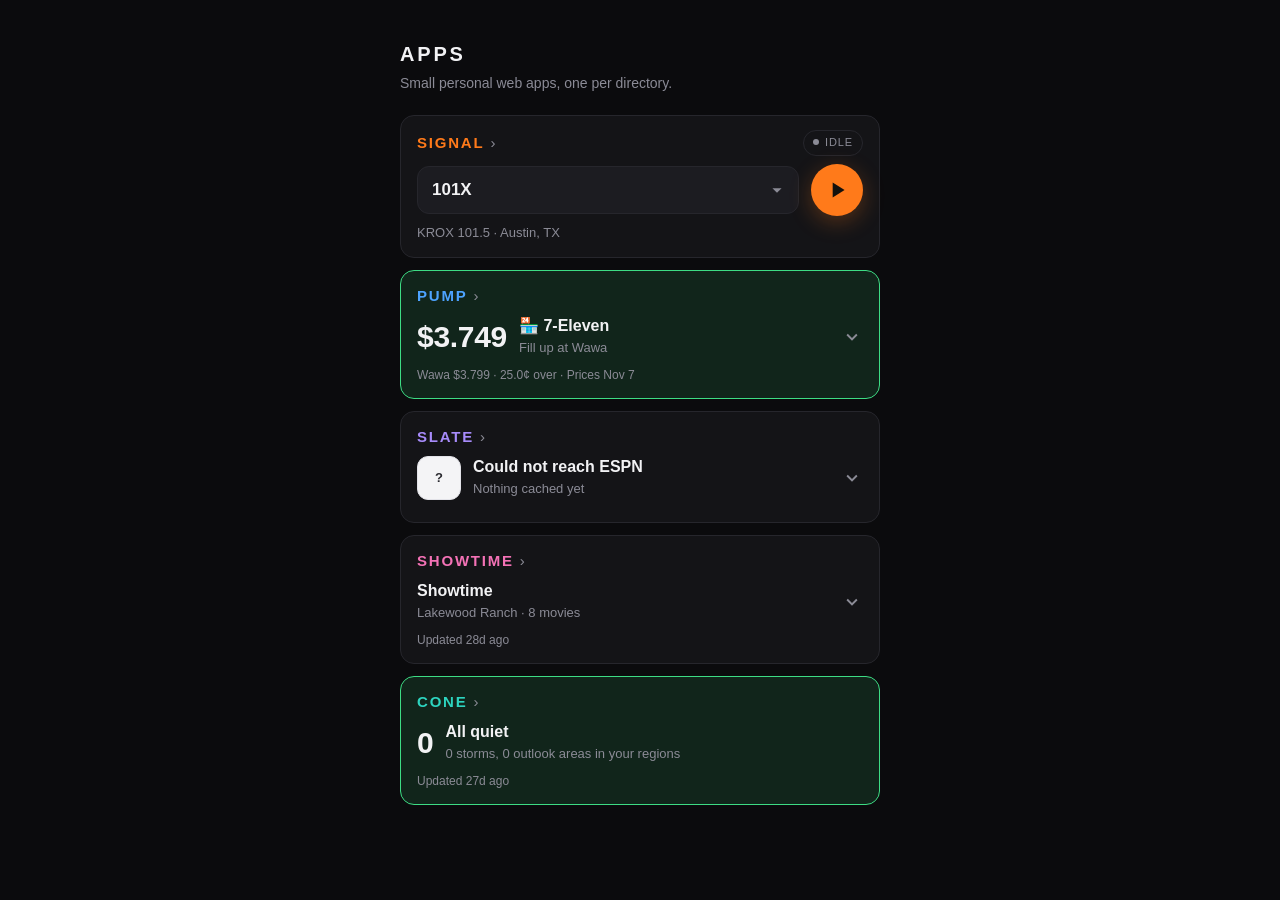
<file: index.html>
<!DOCTYPE html>
<html lang="en">
<head>
  <meta charset="utf-8">
  <title>apps</title>
  <meta name="viewport" content="width=device-width, initial-scale=1, viewport-fit=cover">
  <meta name="description" content="Small personal web apps, one per directory.">
  <meta name="theme-color" content="#0b0b0d">

  <!-- iOS home screen. Without an apple-touch-icon Safari saves a letter
       tile from the title instead, which is just an "a". -->
  <meta name="apple-mobile-web-app-title" content="apps">
  <link rel="apple-touch-icon" href="./icons/icon-180.png">

  <!-- Relative, like every other path here, so it works from the Pages subpath. -->
  <link rel="manifest" href="./manifest.json">
  <link rel="icon" href="./icons/icon-192.png">
  <style>
    :root {
      color-scheme: dark;
      --bg: #0b0b0d;
      --surface: #141417;
      --surface-hi: #1c1c21;
      --line: #26262c;
      --text: #f2f2f4;
      --muted: #8b8b96;

      /* One accent per app, lifted from each app's own stylesheet so the
       * landing card is recognisably the same thing as the app it opens. */
      --signal: #ff7a1a;
      --pump: #4da3ff;
      --slate: #a78bfa;
      --cone: #2dd4bf;
      --showtime: #f472b6;

      /* The shared tone ladder the apps use for their own verdict banners. */
      --ok: #3ddc84;    --ok-dim: rgba(61, 220, 132, 0.12);
      --warn: #ffc857;  --warn-dim: rgba(255, 200, 87, 0.12);
      --bad: #ff5c5c;   --bad-dim: rgba(255, 92, 92, 0.12);
      --info: #4da3ff;  --info-dim: rgba(77, 163, 255, 0.12);

      --radius: 14px;
    }

    * { box-sizing: border-box; }
    .is-hidden { display: none !important; }

    body {
      margin: 0;
      min-height: 100vh;
      background: var(--bg);
      color: var(--text);
      font: 16px/1.45 -apple-system, BlinkMacSystemFont, "Segoe UI", Roboto, sans-serif;
      -webkit-font-smoothing: antialiased;
      display: flex;
      justify-content: center;
      padding: calc(env(safe-area-inset-top) + 40px) 16px calc(env(safe-area-inset-bottom) + 40px);
    }
    main { width: 100%; max-width: 480px; }
    h1 {
      margin: 0 0 4px;
      font-size: 20px;
      letter-spacing: 0.14em;
      text-transform: uppercase;
    }
    p.lede { margin: 0 0 22px; color: var(--muted); font-size: 14px; }
    ul { list-style: none; margin: 0; padding: 0; display: flex; flex-direction: column; gap: 12px; }
    button, select { font: inherit; color: inherit; }

    /* -- card ------------------------------------------------------------ */

    .app {
      display: block;
      padding: 14px 16px 14px;
      background: var(--surface);
      border: 1px solid var(--line);
      border-radius: var(--radius);
      text-decoration: none;
      color: inherit;
      transition: border-color 160ms, background-color 160ms;
    }
    a.app:hover { border-color: var(--app); }

    /* Tone tints the whole card, the same way the apps tint their banners:
     * the colour is the verdict, readable before a single word is. */
    .app[data-tone="good"] { border-color: var(--ok);   background: var(--ok-dim); }
    .app[data-tone="warn"] { border-color: var(--warn); background: var(--warn-dim); }
    .app[data-tone="bad"]  { border-color: var(--bad);  background: var(--bad-dim); }
    .app[data-tone="info"] { border-color: var(--info); background: var(--info-dim); }

    .app__row {
      display: flex;
      align-items: center;
      justify-content: space-between;
      gap: 10px;
      margin-bottom: 8px;
    }
    .app__name {
      font-size: 15px;
      font-weight: 700;
      letter-spacing: 0.12em;
      text-transform: uppercase;
      color: var(--app);
      text-decoration: none;
    }
    .app__name::after { content: " ›"; color: var(--muted); font-weight: 400; }

    /* Status pill, borrowed from the apps' top bars. */
    .pill {
      font-size: 11px;
      letter-spacing: 0.08em;
      text-transform: uppercase;
      padding: 4px 9px;
      border-radius: 999px;
      border: 1px solid var(--line);
      color: var(--muted);
      white-space: nowrap;
    }
    .pill::before {
      content: "";
      display: inline-block;
      width: 6px; height: 6px;
      margin-right: 6px;
      border-radius: 50%;
      background: currentColor;
      vertical-align: 1px;
    }
    .pill--loading { color: var(--warn); border-color: rgba(255, 200, 87, 0.35); }
    .pill--live    { color: var(--ok);   border-color: rgba(61, 220, 132, 0.35); }
    .pill--paused  { color: var(--signal); border-color: rgba(255, 122, 26, 0.35); }
    .pill--error   { color: var(--bad);  border-color: rgba(255, 92, 92, 0.4); }
    .pill--live::before { animation: blink 1.1s ease-in-out infinite; }
    @keyframes blink { 50% { opacity: 0.25; } }

    /* The highlight: one big thing, one line under it, one line of fine print. */
    .hl { display: flex; align-items: center; gap: 12px; min-height: 44px; }
    .hl__big {
      font-size: 30px;
      font-weight: 700;
      line-height: 1;
      letter-spacing: -0.01em;
      font-variant-numeric: tabular-nums;
      flex: none;
    }
    .hl__text { min-width: 0; flex: 1; }
    .hl__head { margin: 0; font-size: 16px; font-weight: 600; line-height: 1.3; }
    .hl__sub {
      margin: 2px 0 0;
      font-size: 13px;
      color: var(--muted);
      overflow: hidden;
      text-overflow: ellipsis;
      white-space: nowrap;
    }
    .meta { margin: 8px 0 0; font-size: 12px; color: var(--muted); }

    /* -- Slate: the team's own logo on a light chip, as in the app ------- */

    .crest {
      flex: none;
      width: 44px; height: 44px;
      border-radius: 11px;
      background: #f4f4f6;
      border: 1px solid #e2e2e8;
      display: grid;
      place-items: center;
      overflow: hidden;
      color: #2a2a30;
      font-size: 13px;
      font-weight: 700;
    }
    .crest img { width: 34px; height: 34px; object-fit: contain; display: block; }
    .crest--text img { display: none; }
    #slate.is-live { border-color: var(--ok); }
    .live-text { color: var(--ok); }

    /* The highlight row doubles as the disclosure button for the week. */
    .hl--button {
      width: 100%;
      padding: 0;
      border: 0;
      background: none;
      text-align: left;
      cursor: pointer;
      -webkit-tap-highlight-color: transparent;
    }
    .hl--button .hl__text { display: block; }
    .hl--button .hl__head, .hl--button .hl__sub { display: block; }
    .chev {
      flex: none;
      width: 22px; height: 22px;
      color: var(--muted);
      transition: transform 160ms;
    }
    .hl--button[aria-expanded="true"] .chev { transform: rotate(180deg); }

    /* The dropped-down list under a highlight: Slate's week, Pump's stations.
     * Each row's left edge carries its colour — a team, or a price tone. */
    .drop {
      list-style: none;
      margin: 12px 0 0;
      padding: 8px 0 0;
      border-top: 1px solid var(--line);
      display: flex;
      flex-direction: column;
      gap: 2px;
    }
    .drop__label {
      margin: 8px 0 2px;
      font-size: 11px;
      letter-spacing: 0.12em;
      text-transform: uppercase;
      color: var(--muted);
    }
    .drop__label:first-child { margin-top: 2px; }
    .drop__row {
      display: flex;
      align-items: center;
      gap: 10px;
      padding: 7px 0 7px 10px;
      border-left: 3px solid var(--edge, var(--line));
      font-size: 14px;
    }
    .drop__row.is-live { --edge: var(--ok); }
    .drop__row[data-tone="good"]      { --edge: var(--ok); }
    .drop__row[data-tone="bad"]       { --edge: var(--bad); }
    .drop__row[data-tone="benchmark"] { --edge: var(--pump); }
    .drop__main { flex: 1; min-width: 0; overflow: hidden; text-overflow: ellipsis; white-space: nowrap; }
    .drop__tag { margin-left: 6px; font-size: 11px; color: var(--muted); }
    .drop__aside { flex: none; text-align: right; color: var(--muted); font-variant-numeric: tabular-nums; line-height: 1.2; }
    .drop__aside b { display: block; color: var(--text); font-weight: 600; }
    .drop__aside small { font-size: 12px; }
    .drop__row.is-live .drop__aside { color: var(--ok); }
    .drop__link { color: inherit; text-decoration: none; }
    .drop__link:hover { text-decoration: underline; }
    .drop__empty { padding: 6px 0; font-size: 13px; color: var(--muted); }

    /* -- Signal: the player is the card ----------------------------------- */

    .player { display: flex; align-items: center; gap: 12px; }
    .player__select {
      flex: 1;
      min-width: 0;
      height: 48px;
      padding: 0 40px 0 14px;
      border: 1px solid var(--line);
      border-radius: 12px;
      background: var(--surface-hi)
        url("data:image/svg+xml,%3Csvg xmlns='http://www.w3.org/2000/svg' viewBox='0 0 24 24'%3E%3Cpath fill='%238b8b96' d='M7 10l5 5 5-5z'/%3E%3C/svg%3E")
        no-repeat right 10px center / 22px;
      font-size: 17px;
      font-weight: 600;
      -webkit-appearance: none;
      appearance: none;
    }
    .player__select:focus { outline: none; border-color: var(--signal); }
    .play {
      flex: none;
      width: 52px; height: 52px;
      border: 0;
      border-radius: 50%;
      background: var(--signal);
      color: #14100c;
      box-shadow: 0 6px 22px rgba(255, 122, 26, 0.28);
      display: inline-flex;
      align-items: center;
      justify-content: center;
      cursor: pointer;
      -webkit-tap-highlight-color: transparent;
    }
    .play:active { transform: scale(0.94); }
    .play svg { width: 26px; height: 26px; fill: currentColor; }
    .player__sub { margin: 8px 0 0; font-size: 13px; color: var(--muted); }
  </style>
</head>
<body>
  <main>
    <h1>apps</h1>
    <p class="lede">Small personal web apps, one per directory.</p>
    <ul>

      <!-- Signal: a working player. The card is a <li>, not an <a>, because a
           <select> and a <button> cannot live inside a link. -->
      <li class="app" id="signal" style="--app: var(--signal)" data-tone="none">
        <div class="app__row">
          <a class="app__name" href="./signal-radio/">Signal</a>
          <span id="signal-status" class="pill" role="status" aria-live="polite">idle</span>
        </div>
        <div class="player">
          <select id="signal-station" class="player__select" aria-label="Station"></select>
          <button id="signal-play" class="play" type="button" aria-label="Play">
            <svg id="signal-icon-play" viewBox="0 0 24 24" aria-hidden="true"><path d="M8 5v14l11-7L8 5z"/></svg>
            <svg id="signal-icon-pause" viewBox="0 0 24 24" aria-hidden="true" class="is-hidden"><path d="M7 5h3.5v14H7V5zm6.5 0H17v14h-3.5V5z"/></svg>
          </button>
        </div>
        <p id="signal-sub" class="player__sub">Pick a station</p>
      </li>

      <!-- Pump: collapsible. Tapping the highlight drops all four stations,
           cheapest first, down under it. -->
      <li class="app" id="pump" style="--app: var(--pump)" data-tone="none">
        <div class="app__row">
          <a class="app__name" href="./gas-prices/">Pump</a>
        </div>
        <button id="pump-toggle" class="hl hl--button" type="button" aria-expanded="false" aria-controls="pump-list">
          <span id="pump-price" class="hl__big">—</span>
          <span class="hl__text">
            <span id="pump-head" class="hl__head">Loading prices…</span>
            <span id="pump-sub" class="hl__sub">Regular unleaded, four stations</span>
          </span>
          <svg class="chev" viewBox="0 0 24 24" aria-hidden="true"><path fill="currentColor" d="M16.59 8.59 12 13.17 7.41 8.59 6 10l6 6 6-6z"/></svg>
        </button>
        <ol id="pump-list" class="drop is-hidden"></ol>
        <p id="pump-meta" class="meta"></p>
      </li>

      <!-- Slate: collapsible. The highlight row is a button that drops the
           rest of the week down under it; the name is the link to the app. -->
      <li class="app" id="slate" style="--app: var(--slate)">
        <div class="app__row">
          <a class="app__name" href="./sports-schedule/">Slate</a>
        </div>
        <button id="slate-toggle" class="hl hl--button" type="button" aria-expanded="false" aria-controls="slate-week">
          <span id="slate-crest" class="crest crest--text"><img alt="" decoding="async"></span>
          <span class="hl__text">
            <span id="slate-head" class="hl__head">Loading schedule…</span>
            <span id="slate-sub" class="hl__sub">Aggies, Bucs, Lightning</span>
          </span>
          <svg class="chev" viewBox="0 0 24 24" aria-hidden="true"><path fill="currentColor" d="M16.59 8.59 12 13.17 7.41 8.59 6 10l6 6 6-6z"/></svg>
        </button>
        <ol id="slate-week" class="drop is-hidden"></ol>
        <p id="slate-meta" class="meta"></p>
      </li>

      <!-- Showtime: collapsible. Just the label; tapping drops every film at
           Lakewood Ranch, each linking to its filmsociety.org page; the label links to the site's
           Now Playing list. No title
           is bubbled up. -->
      <li class="app" id="showtime" style="--app: var(--showtime)" data-tone="none">
        <div class="app__row">
          <a class="app__name" href="https://filmsociety.org/movies/">Showtime</a>
        </div>
        <button id="showtime-toggle" class="hl hl--button" type="button" aria-expanded="false" aria-controls="showtime-list">
          <span class="hl__text">
            <span id="showtime-head" class="hl__head">Showtime</span>
            <span id="showtime-sub" class="hl__sub">Loading movies…</span>
          </span>
          <svg class="chev" viewBox="0 0 24 24" aria-hidden="true"><path fill="currentColor" d="M16.59 8.59 12 13.17 7.41 8.59 6 10l6 6 6-6z"/></svg>
        </button>
        <ol id="showtime-list" class="drop is-hidden"></ol>
        <p id="showtime-meta" class="meta"></p>
      </li>

      <li>
        <a class="app" id="cone" href="./hurricane-tracker/" style="--app: var(--cone)" data-tone="none">
          <div class="app__row"><span class="app__name">Cone</span></div>
          <div class="hl">
            <span id="cone-count" class="hl__big">—</span>
            <div class="hl__text">
              <p id="cone-head" class="hl__head">Loading storms…</p>
              <p id="cone-sub" class="hl__sub">Tampa, Texas and the western Caribbean</p>
            </div>
          </div>
          <p id="cone-meta" class="meta"></p>
        </a>
      </li>

    </ul>
  </main>

  <!-- The one audio element for the Signal card; its src is swapped per station. -->
  <audio id="signal-audio" preload="none" playsinline crossorigin="anonymous"></audio>

  <!-- Classic script: defines the STATIONS global that landing.js reads. -->
  <script src="./signal-radio/js/adapters.js"></script>
  <script type="module" src="./landing.js"></script>
</body>
</html>
</file>
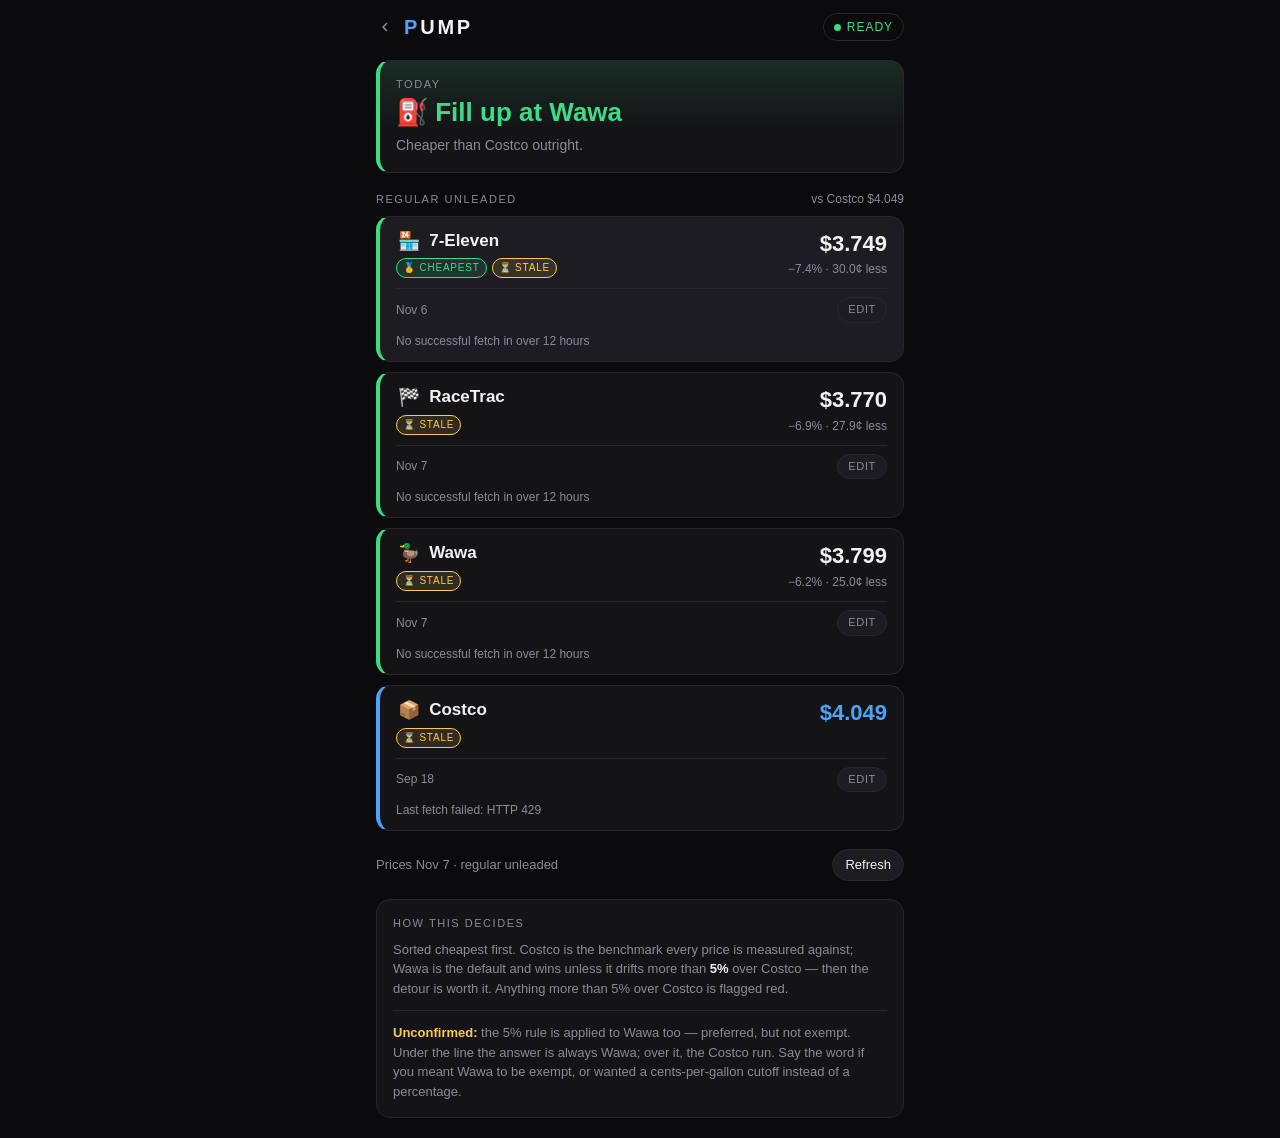
<file: gas-prices/index.html>
<!DOCTYPE html>
<html lang="en">
<head>
  <meta charset="utf-8">
  <title>Pump</title>
  <meta name="viewport" content="width=device-width, initial-scale=1, viewport-fit=cover">
  <meta name="description" content="Regular unleaded at four nearby stations, already compared.">
  <meta name="theme-color" content="#0b0b0d">

  <!-- iOS standalone / home screen -->
  <meta name="apple-mobile-web-app-capable" content="yes">
  <meta name="mobile-web-app-capable" content="yes">
  <meta name="apple-mobile-web-app-status-bar-style" content="black-translucent">
  <meta name="apple-mobile-web-app-title" content="Pump">
  <link rel="apple-touch-icon" href="./icons/icon-180.png">

  <!-- All paths are relative so this works from a GitHub Pages subpath. -->
  <link rel="manifest" href="./manifest.json">
  <link rel="icon" href="./icons/icon-192.png">
  <link rel="stylesheet" href="./css/style.css">
</head>
<body>
  <main class="app">

    <header class="topbar">
      <div class="topbar__title">
        <a class="back" href="../" aria-label="All apps">
          <svg viewBox="0 0 24 24" aria-hidden="true"><path fill="currentColor" d="M15.41 7.41L14 6l-6 6 6 6 1.41-1.41L10.83 12z"/></svg>
        </a>
        <h1 class="wordmark">Pump</h1>
      </div>
      <span id="status" class="status status--idle" role="status" aria-live="polite">loading</span>
    </header>

    <!-- The answer. Everything below this is the reasoning. -->
    <section id="verdict" class="verdict verdict--unknown" aria-label="Verdict">
      <p class="verdict__label">Today</p>
      <h2 id="verdict-headline" class="verdict__headline">…</h2>
      <p id="verdict-detail" class="verdict__detail"></p>
    </section>

    <!-- Stations -->
    <section aria-label="Stations">
      <div class="section-head">
        <p class="section-label">Regular unleaded</p>
        <p id="benchmark-note" class="section-note"></p>
      </div>
      <ul id="stations" class="stations"></ul>
    </section>

    <!-- Meta -->
    <section class="meta" aria-label="Data freshness">
      <div class="meta__row">
        <span id="updated" class="meta__updated">—</span>
        <button id="refresh" class="btn btn--small" type="button">Refresh</button>
      </div>
      <p id="data-error" class="meta__error is-hidden" role="alert"></p>
      <button id="clear-all" class="btn btn--tiny is-hidden" type="button">Clear all typed prices</button>
    </section>

    <!-- The rule, stated plainly, because it is a judgement call and not a fact. -->
    <section class="rule" aria-label="How this decides">
      <p class="section-label">How this decides</p>
      <p class="rule__body">
        Sorted cheapest first. Costco is the benchmark every price is measured
        against; Wawa is the default and wins unless it drifts more than
        <strong>5%</strong> over Costco — then the detour is worth it. Anything
        more than 5% over Costco is flagged red.
      </p>
      <p class="rule__flag">
        <strong>Unconfirmed:</strong> the 5% rule is applied to Wawa too —
        preferred, but not exempt. Under the line the answer is always Wawa;
        over it, the Costco run. Say the word if you meant Wawa to be exempt,
        or wanted a cents-per-gallon cutoff instead of a percentage.
      </p>
    </section>

  </main>

  <script type="module" src="./js/app.js"></script>
</body>
</html>
</file>
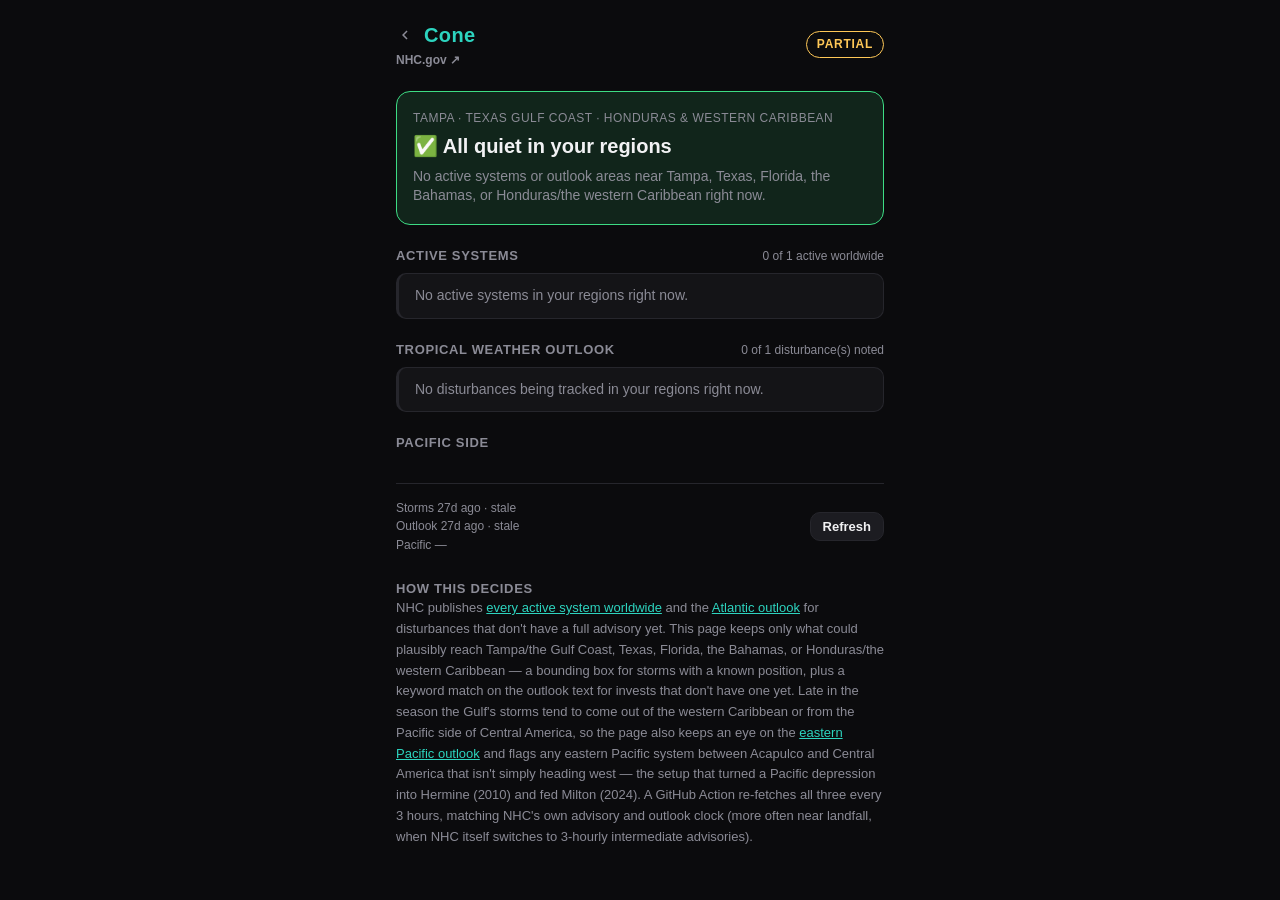
<file: hurricane-tracker/index.html>
<!DOCTYPE html>
<html lang="en">
<head>
  <meta charset="utf-8">
  <title>Cone</title>
  <meta name="viewport" content="width=device-width, initial-scale=1, viewport-fit=cover">
  <meta name="description" content="Active NHC storms and invests, filtered to the Gulf Coast, Texas, Florida and the western Caribbean.">
  <meta name="theme-color" content="#0b0b0d">

  <!-- iOS standalone / home screen -->
  <meta name="apple-mobile-web-app-capable" content="yes">
  <meta name="mobile-web-app-capable" content="yes">
  <meta name="apple-mobile-web-app-status-bar-style" content="black-translucent">
  <meta name="apple-mobile-web-app-title" content="Cone">
  <link rel="apple-touch-icon" href="./icons/icon-180.png">

  <!-- All paths are relative so this works from a GitHub Pages subpath. -->
  <link rel="manifest" href="./manifest.json">
  <link rel="icon" href="./icons/icon-192.png">
  <link rel="stylesheet" href="./css/style.css">
</head>
<body>
  <main class="app">

    <header class="topbar">
      <div class="topbar__title">
        <div class="topbar__row">
          <a class="back" href="../" aria-label="All apps">
            <svg viewBox="0 0 24 24" aria-hidden="true"><path fill="currentColor" d="M15.41 7.41L14 6l-6 6 6 6 1.41-1.41L10.83 12z"/></svg>
          </a>
          <h1 class="wordmark">Cone</h1>
        </div>
        <a class="topbar__source" href="https://www.nhc.noaa.gov/" target="_blank" rel="noopener">NHC.gov ↗</a>
      </div>
      <span id="status" class="status status--idle" role="status" aria-live="polite">loading</span>
    </header>

    <!-- The answer. Everything below this is the reasoning. -->
    <section id="banner" class="banner banner--unknown" aria-label="Overall status">
      <p class="banner__label">Tampa · Texas Gulf Coast · Honduras &amp; western Caribbean</p>
      <h2 id="banner-headline" class="banner__headline">…</h2>
      <p id="banner-detail" class="banner__detail"></p>
    </section>

    <!-- Active systems -->
    <section aria-label="Active systems in your regions">
      <div class="section-head">
        <p class="section-label">Active systems</p>
        <p id="storms-note" class="section-note"></p>
      </div>
      <ul id="storms" class="rows"></ul>
    </section>

    <!-- Tropical weather outlook -->
    <section aria-label="Tropical weather outlook">
      <div class="section-head">
        <p class="section-label">Tropical weather outlook</p>
        <p id="outlook-note" class="section-note"></p>
      </div>
      <ul id="outlook" class="rows"></ul>
    </section>

    <!-- Pacific side: the late-season back door. Eastern Pacific systems on
         the Acapulco-to-Central-America coast that aren't simply heading
         west, plus eastern Pacific outlook areas near that coast. Not a
         threat to the regions yet — a heads-up that one could cross. -->
    <section aria-label="Pacific side crossover watch">
      <div class="section-head">
        <p class="section-label">Pacific side</p>
        <p id="pacific-note" class="section-note"></p>
      </div>
      <ul id="pacific" class="rows"></ul>
    </section>

    <!-- Meta -->
    <section class="meta" aria-label="Data freshness">
      <div class="meta__row">
        <div class="meta__timestamps">
          <p id="storms-updated" class="meta__line">Storms —</p>
          <p id="outlook-updated" class="meta__line">Outlook —</p>
          <p id="pacific-updated" class="meta__line">Pacific —</p>
        </div>
        <button id="refresh" class="btn btn--small" type="button">Refresh</button>
      </div>
      <p id="data-error" class="meta__error is-hidden" role="alert"></p>
    </section>

    <!-- The rule, stated plainly, because the filter is a judgement call. -->
    <section class="rule" aria-label="How this decides">
      <p class="section-label">How this decides</p>
      <p class="rule__body">
        NHC publishes <a href="https://www.nhc.noaa.gov/CurrentStorms.json" target="_blank" rel="noopener">every active system worldwide</a>
        and the <a href="https://www.nhc.noaa.gov/text/MIATWOAT.shtml" target="_blank" rel="noopener">Atlantic outlook</a> for
        disturbances that don't have a full advisory yet. This page keeps only what could plausibly reach
        Tampa/the Gulf Coast, Texas, Florida, the Bahamas, or Honduras/the western Caribbean — a bounding box
        for storms with a known position, plus a keyword match on the outlook text for invests that don't have
        one yet. Late in the season the Gulf's storms tend to come out of the western Caribbean or from
        the Pacific side of Central America, so the page also keeps an eye on the
        <a href="https://www.nhc.noaa.gov/text/MIATWOEP.shtml" target="_blank" rel="noopener">eastern Pacific outlook</a>
        and flags any eastern Pacific system between Acapulco and Central America that isn't simply
        heading west — the setup that turned a Pacific depression into Hermine (2010) and fed Milton (2024).
        A GitHub Action re-fetches all three every 3 hours, matching NHC's own advisory and outlook
        clock (more often near landfall, when NHC itself switches to 3-hourly intermediate advisories).
      </p>
    </section>

  </main>

  <script type="module" src="./js/app.js"></script>
</body>
</html>
</file>
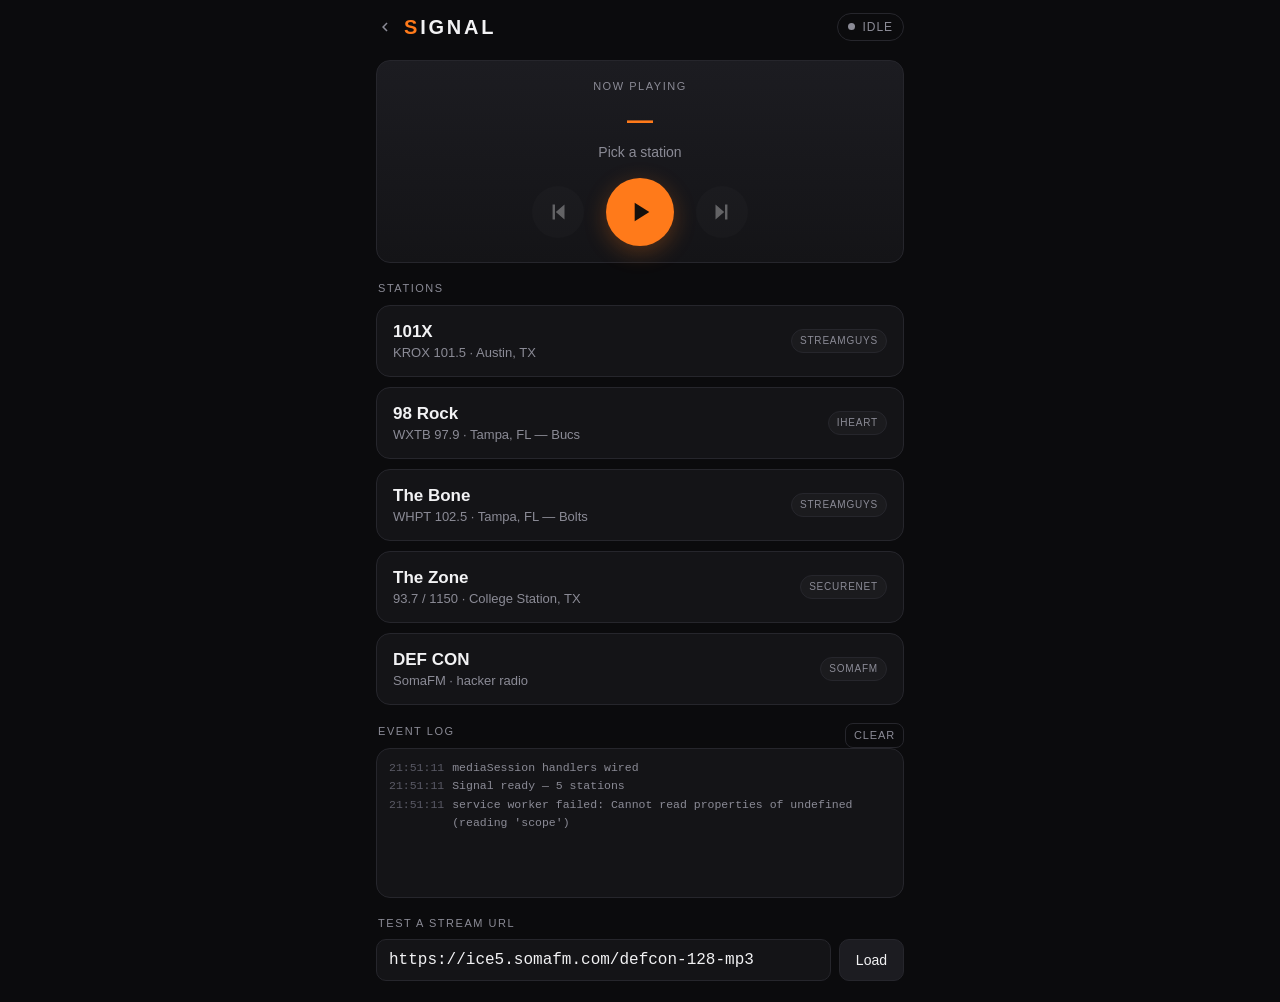
<file: signal-radio/index.html>
<!DOCTYPE html>
<html lang="en">
<head>
  <meta charset="utf-8">
  <title>Signal</title>
  <meta name="viewport" content="width=device-width, initial-scale=1, viewport-fit=cover">
  <meta name="description" content="Personal internet radio.">
  <meta name="theme-color" content="#0b0b0d">

  <!-- iOS standalone / home screen -->
  <meta name="apple-mobile-web-app-capable" content="yes">
  <meta name="mobile-web-app-capable" content="yes">
  <meta name="apple-mobile-web-app-status-bar-style" content="black-translucent">
  <meta name="apple-mobile-web-app-title" content="Signal">
  <link rel="apple-touch-icon" href="./icons/icon-180.png">

  <!-- All paths are relative so this works from a GitHub Pages subpath. -->
  <link rel="manifest" href="./manifest.json">
  <link rel="icon" href="./icons/icon-192.png">
  <link rel="stylesheet" href="./css/style.css">
</head>
<body>
  <main class="app">

    <header class="topbar">
      <div class="topbar__title">
        <a class="back" href="../" aria-label="All apps">
          <svg viewBox="0 0 24 24" aria-hidden="true"><path fill="currentColor" d="M15.41 7.41L14 6l-6 6 6 6 1.41-1.41L10.83 12z"/></svg>
        </a>
        <h1 class="wordmark">Signal</h1>
      </div>
      <span id="status" class="status status--idle" role="status" aria-live="polite">idle</span>
    </header>

    <!-- Now playing -->
    <section class="now" aria-label="Now playing">
      <p class="now__label">Now playing</p>
      <h2 id="now-name" class="now__name">—</h2>
      <p id="now-sub" class="now__sub">Pick a station</p>

      <div class="controls">
        <button id="prev" class="btn btn--ghost" type="button" aria-label="Previous station">
          <svg viewBox="0 0 24 24" aria-hidden="true"><path d="M7 5v14h2.2V5H7zm11 0l-8 7 8 7V5z"/></svg>
        </button>

        <button id="playpause" class="btn btn--play" type="button" aria-label="Play">
          <svg id="icon-play" viewBox="0 0 24 24" aria-hidden="true"><path d="M8 5v14l11-7L8 5z"/></svg>
          <svg id="icon-pause" viewBox="0 0 24 24" aria-hidden="true" class="is-hidden"><path d="M7 5h3.5v14H7V5zm6.5 0H17v14h-3.5V5z"/></svg>
        </button>

        <button id="next" class="btn btn--ghost" type="button" aria-label="Next station">
          <svg viewBox="0 0 24 24" aria-hidden="true"><path d="M17 5v14h-2.2V5H17zM6 5l8 7-8 7V5z"/></svg>
        </button>
      </div>
    </section>

    <!-- Stations -->
    <section aria-label="Stations">
      <p class="section-label">Stations</p>
      <ul id="stations" class="stations"></ul>
    </section>

    <!-- Event log -->
    <section class="log" aria-label="Event log">
      <div class="log__head">
        <p class="section-label">Event log</p>
        <button id="log-clear" class="btn btn--tiny" type="button">clear</button>
      </div>
      <ol id="log" class="log__lines"></ol>
    </section>

    <!-- DEV TOOL: play an arbitrary stream URL without a commit/push cycle.
         Delete this section and section 9 of app.js once the three real
         adapters are wired. -->
    <section class="dev" aria-label="Test a stream URL">
      <p class="section-label">Test a stream URL</p>
      <div class="dev__row">
        <input id="custom-url" class="dev__input" type="url" inputmode="url"
               autocomplete="off" autocapitalize="off" autocorrect="off" spellcheck="false"
               placeholder="https://…"
               value="https://ice5.somafm.com/defcon-128-mp3">
        <button id="custom-load" class="btn btn--small" type="button">Load</button>
      </div>
    </section>

  </main>

  <!-- The one and only audio element. Its src is swapped per station. -->
  <audio id="audio" preload="none" playsinline crossorigin="anonymous"></audio>

  <script src="./js/adapters.js"></script>
  <script src="./js/app.js"></script>
</body>
</html>
</file>
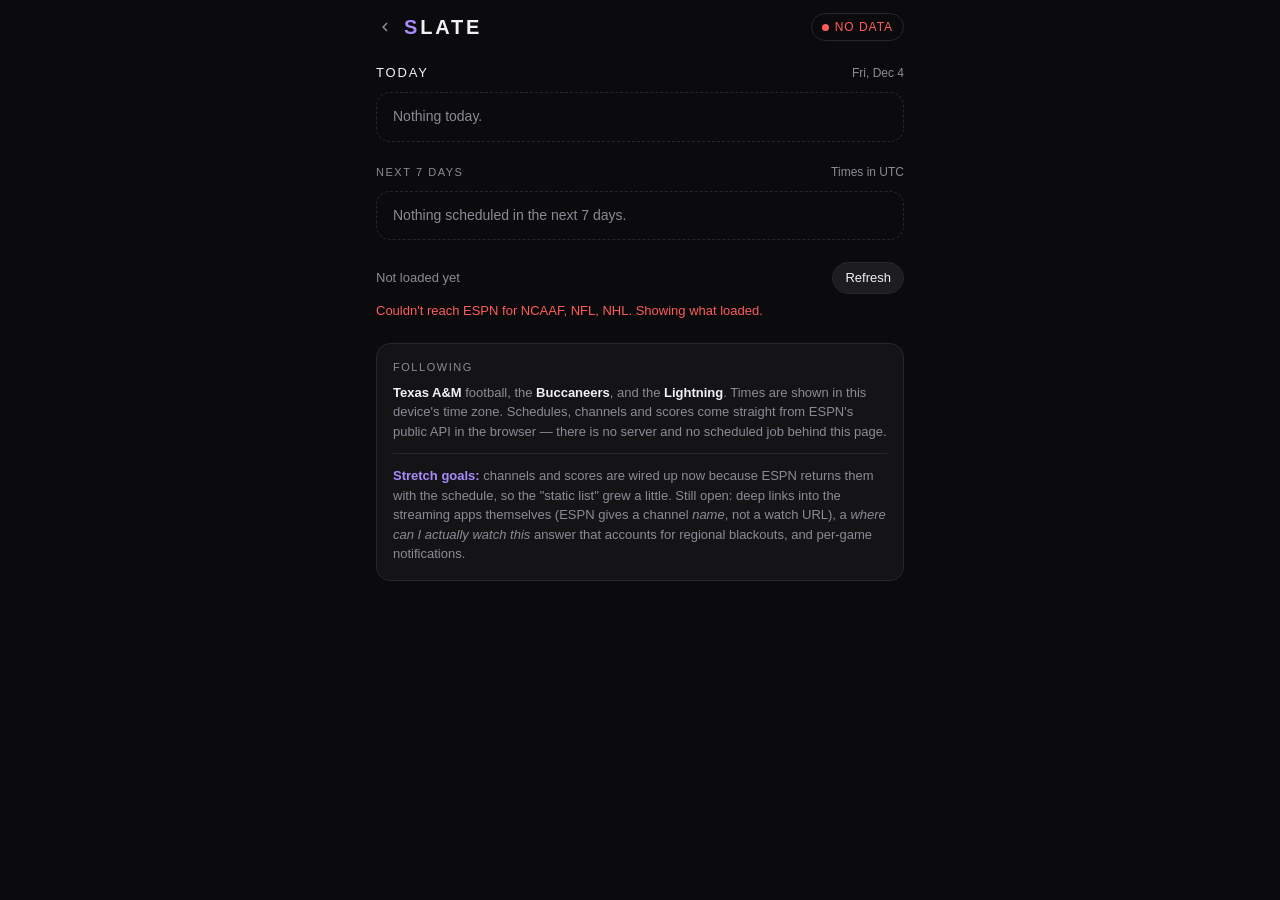
<file: sports-schedule/index.html>
<!DOCTYPE html>
<html lang="en">
<head>
  <meta charset="utf-8">
  <title>Slate</title>
  <meta name="viewport" content="width=device-width, initial-scale=1, viewport-fit=cover">
  <meta name="description" content="Today and the next 7 days for the Aggies, the Bucs and the Lightning.">
  <meta name="theme-color" content="#0b0b0d">

  <!-- iOS standalone / home screen -->
  <meta name="apple-mobile-web-app-capable" content="yes">
  <meta name="mobile-web-app-capable" content="yes">
  <meta name="apple-mobile-web-app-status-bar-style" content="black-translucent">
  <meta name="apple-mobile-web-app-title" content="Slate">
  <link rel="apple-touch-icon" href="./icons/icon-180.png">

  <!-- Logos come from ESPN's CDN; warming the connection saves a round trip
       on the first card that paints. -->
  <link rel="preconnect" href="https://a.espncdn.com" crossorigin>
  <link rel="preconnect" href="https://site.api.espn.com">

  <!-- All paths are relative so this works from a GitHub Pages subpath. -->
  <link rel="manifest" href="./manifest.json">
  <link rel="icon" href="./icons/icon-192.png">
  <link rel="stylesheet" href="./css/style.css">
</head>
<body>
  <main class="app">

    <header class="topbar">
      <div class="topbar__title">
        <a class="back" href="../" aria-label="All apps">
          <svg viewBox="0 0 24 24" aria-hidden="true"><path fill="currentColor" d="M15.41 7.41L14 6l-6 6 6 6 1.41-1.41L10.83 12z"/></svg>
        </a>
        <h1 class="wordmark">Slate</h1>
      </div>
      <span id="status" class="status status--loading" role="status" aria-live="polite">loading</span>
    </header>

    <!-- Today. The reason the app exists, so it is above everything. -->
    <section class="section" aria-labelledby="today-heading">
      <div class="section-head">
        <p class="section-label" id="today-heading">Today</p>
        <p class="section-note" id="today-date"></p>
      </div>
      <ul id="today" class="games"></ul>
    </section>

    <!-- The week ahead, grouped by day. Empty days are left out. -->
    <section class="section" aria-labelledby="horizon-label">
      <div class="section-head">
        <p class="section-label" id="horizon-label">Next 7 days</p>
        <p class="section-note" id="zone-note"></p>
      </div>
      <div id="upcoming" class="days"></div>
    </section>

    <!-- Meta -->
    <section class="meta" aria-label="Data freshness">
      <div class="meta__row">
        <span id="updated" class="meta__updated">—</span>
        <button id="refresh" class="btn btn--small" type="button">Refresh</button>
      </div>
      <p id="data-error" class="meta__error is-hidden" role="alert"></p>
    </section>

    <!-- Where this comes from, and what is not finished. -->
    <section class="rule" aria-label="About this schedule">
      <p class="section-label">Following</p>
      <p class="rule__body">
        <strong>Texas A&amp;M</strong> football, the <strong>Buccaneers</strong>,
        and the <strong>Lightning</strong>. Times are shown in this device's
        time zone. Schedules, channels and scores come straight from ESPN's
        public API in the browser — there is no server and no scheduled job
        behind this page.
      </p>
      <p class="rule__flag">
        <strong>Stretch goals:</strong> channels and scores are wired up now
        because ESPN returns them with the schedule, so the "static list" grew a
        little. Still open: deep links into the streaming apps themselves
        (ESPN gives a channel <em>name</em>, not a watch URL), a
        <em>where can I actually watch this</em> answer that accounts for
        regional blackouts, and per-game notifications.
      </p>
    </section>

  </main>

  <script type="module" src="./js/app.js"></script>
</body>
</html>
</file>
<file: gas-prices/css/style.css>
/* Pump — dark, mobile-first, one column.
 *
 * The accent is blue on purpose: red / amber / green are load-bearing here
 * (over the line, make the trip, fill up), so the brand colour has to stay
 * out of that vocabulary entirely.
 */

:root {
  --bg: #0b0b0d;
  --surface: #141417;
  --surface-hi: #1c1c21;
  --line: #26262c;
  --text: #f2f2f4;
  --muted: #8b8b96;
  --accent: #4da3ff;
  --accent-dim: rgba(77, 163, 255, 0.14);

  --ok: #3ddc84;
  --ok-dim: rgba(61, 220, 132, 0.12);
  --warn: #ffc857;
  --warn-dim: rgba(255, 200, 87, 0.12);
  --bad: #ff5c5c;
  --bad-dim: rgba(255, 92, 92, 0.12);

  --radius: 14px;
  --pad: 16px;
}

* { box-sizing: border-box; }

.is-hidden { display: none; }

html, body {
  margin: 0;
  background: var(--bg);
  color: var(--text);
  font: 16px/1.4 -apple-system, BlinkMacSystemFont, "Segoe UI", Roboto, sans-serif;
  -webkit-font-smoothing: antialiased;
  overscroll-behavior-y: none;
}

button { font: inherit; color: inherit; }

/* Safe areas: iOS notch at the top, home indicator at the bottom. */
.app {
  max-width: 560px;
  margin: 0 auto;
  padding:
    calc(env(safe-area-inset-top) + 12px)
    calc(env(safe-area-inset-right) + var(--pad))
    calc(env(safe-area-inset-bottom) + 20px)
    calc(env(safe-area-inset-left) + var(--pad));
  display: flex;
  flex-direction: column;
  gap: 18px;
}

/* -- top bar -------------------------------------------------------------- */

.topbar {
  display: flex;
  align-items: center;
  justify-content: space-between;
  gap: 12px;
}

.topbar__title {
  display: flex;
  align-items: center;
  gap: 4px;
  min-width: 0;
}

.back {
  display: inline-flex;
  align-items: center;
  justify-content: center;
  flex: none;
  width: 30px;
  height: 30px;
  margin-left: -6px;
  border-radius: 8px;
  color: var(--muted);
  -webkit-tap-highlight-color: transparent;
}
.back:hover { color: var(--accent); }
.back svg { width: 18px; height: 18px; }

.wordmark {
  margin: 0;
  font-size: 20px;
  font-weight: 700;
  letter-spacing: 0.14em;
  text-transform: uppercase;
}
.wordmark::first-letter { color: var(--accent); }

.status {
  font-size: 12px;
  letter-spacing: 0.08em;
  text-transform: uppercase;
  padding: 5px 10px;
  border-radius: 999px;
  border: 1px solid var(--line);
  color: var(--muted);
  white-space: nowrap;
}
.status::before {
  content: "";
  display: inline-block;
  width: 7px; height: 7px;
  border-radius: 50%;
  margin-right: 6px;
  vertical-align: middle;
  background: currentColor;
}
.status--loading { color: var(--muted); }
.status--ok { color: var(--ok); }
.status--warn { color: var(--warn); }
.status--error { color: var(--bad); }

/* -- verdict -------------------------------------------------------------- */

.verdict {
  background: var(--surface);
  border: 1px solid var(--line);
  border-left-width: 4px;
  border-radius: var(--radius);
  padding: var(--pad);
}
.verdict--good { border-left-color: var(--ok); background: linear-gradient(var(--ok-dim), transparent 60%), var(--surface); }
.verdict--warn { border-left-color: var(--warn); background: linear-gradient(var(--warn-dim), transparent 60%), var(--surface); }
.verdict--unknown { border-left-color: var(--line); }

.verdict__label {
  margin: 0 0 6px;
  font-size: 11px;
  letter-spacing: 0.14em;
  text-transform: uppercase;
  color: var(--muted);
}
.verdict__headline {
  margin: 0;
  font-size: 26px;
  line-height: 1.15;
  font-weight: 700;
}
.verdict--good .verdict__headline { color: var(--ok); }
.verdict--warn .verdict__headline { color: var(--warn); }

.verdict__detail {
  margin: 8px 0 0;
  font-size: 14px;
  color: var(--muted);
}

/* -- section headings ----------------------------------------------------- */

.section-head {
  display: flex;
  align-items: baseline;
  justify-content: space-between;
  gap: 10px;
  margin-bottom: 8px;
}
.section-label {
  margin: 0;
  font-size: 11px;
  letter-spacing: 0.14em;
  text-transform: uppercase;
  color: var(--muted);
}
.section-note {
  margin: 0;
  font-size: 12px;
  color: var(--muted);
}

/* -- stations ------------------------------------------------------------- */

.stations {
  list-style: none;
  margin: 0;
  padding: 0;
  display: flex;
  flex-direction: column;
  gap: 10px;
}

.station {
  background: var(--surface);
  border: 1px solid var(--line);
  border-left-width: 4px;
  border-radius: var(--radius);
  padding: 12px var(--pad);
  display: grid;
  grid-template-columns: 1fr auto;
  gap: 2px 12px;
}
.station--good { border-left-color: var(--ok); }
.station--bad { border-left-color: var(--bad); }
.station--benchmark { border-left-color: var(--accent); }
.station--unknown { border-left-color: var(--line); }

.station.is-cheapest { background: var(--surface-hi); }

.station__who { min-width: 0; }

.station__name {
  margin: 0;
  font-size: 17px;
  font-weight: 600;
  color: var(--text);
  display: flex;
  align-items: center;
  gap: 8px;
}

/* Emoji render at whatever size the font gives them; pin the box so the four
 * rows line up even though the glyphs have different natural widths. */
.station__icon {
  flex: none;
  width: 1.4em;
  font-size: 18px;
  line-height: 1;
  text-align: center;
}

.station__tags {
  display: flex;
  flex-wrap: wrap;
  gap: 5px;
  margin-top: 6px;
}
.tag {
  font-size: 10px;
  letter-spacing: 0.08em;
  text-transform: uppercase;
  padding: 2px 6px;
  border-radius: 999px;
  border: 1px solid var(--line);
  color: var(--muted);
  white-space: nowrap;
}
.tag--cheap { color: var(--ok); border-color: var(--ok); background: var(--ok-dim); }
.tag--manual { color: var(--text); }
.tag--stale { color: var(--warn); border-color: var(--warn); background: var(--warn-dim); }

.station__what { text-align: right; white-space: nowrap; }

.station__price {
  margin: 0;
  font-size: 22px;
  font-weight: 700;
  font-variant-numeric: tabular-nums;
}
.station--bad .station__price { color: var(--bad); }
.station--benchmark .station__price { color: var(--accent); }

.station__delta {
  margin: 2px 0 0;
  font-size: 12px;
  color: var(--muted);
  font-variant-numeric: tabular-nums;
}
.station--bad .station__delta { color: var(--bad); }

/* Direction, not verdict. This stays muted and monochrome on purpose: green
 * and red already mean "fill up here" and "over the line" everywhere else on
 * this screen, and a price falling is not the same claim as a price being
 * good. A turn — it was going one way, now it goes the other — is the one
 * thing here worth looking twice at, so that gets the accent and nothing
 * else does. */
.station__trend {
  margin: 2px 0 0;
  font-size: 11px;
  color: var(--muted);
  font-variant-numeric: tabular-nums;
}
.station__trend.is-turned {
  color: var(--accent);
  font-weight: 600;
}

.station__foot {
  grid-column: 1 / -1;
  display: flex;
  align-items: center;
  justify-content: space-between;
  gap: 10px;
  margin-top: 8px;
  padding-top: 8px;
  border-top: 1px solid var(--line);
}
.station__age { font-size: 12px; color: var(--muted); }
.station__actions { display: flex; gap: 6px; }

.station__note {
  grid-column: 1 / -1;
  margin: 8px 0 0;
  font-size: 12px;
  line-height: 1.35;
  color: var(--muted);
}

/* -- buttons -------------------------------------------------------------- */

.btn {
  background: var(--surface-hi);
  border: 1px solid var(--line);
  border-radius: 999px;
  padding: 7px 14px;
  cursor: pointer;
  -webkit-tap-highlight-color: transparent;
}
.btn:hover { border-color: var(--accent); color: var(--accent); }
.btn:active { transform: translateY(1px); }

.btn--small { font-size: 13px; padding: 6px 12px; }
.btn--tiny {
  font-size: 11px;
  letter-spacing: 0.06em;
  text-transform: uppercase;
  padding: 4px 10px;
  color: var(--muted);
}

/* -- manual price entry --------------------------------------------------- */

.editor {
  grid-column: 1 / -1;
  display: flex;
  flex-wrap: wrap;
  align-items: center;
  gap: 8px;
  margin-top: 10px;
}

.editor__input {
  flex: 1 1 120px;
  min-width: 0;
  background: var(--bg);
  border: 1px solid var(--accent);
  border-radius: 10px;
  color: var(--text);
  /* 16px keeps iOS from zooming the viewport when the field takes focus. */
  font: 16px/1 -apple-system, BlinkMacSystemFont, "Segoe UI", Roboto, sans-serif;
  font-variant-numeric: tabular-nums;
  padding: 10px 12px;
}
.editor__input:focus { outline: 2px solid var(--accent-dim); outline-offset: 1px; }

/* The number spinners are useless at a 0.001 step on a phone. */
.editor__input::-webkit-outer-spin-button,
.editor__input::-webkit-inner-spin-button { -webkit-appearance: none; margin: 0; }
.editor__input { -moz-appearance: textfield; appearance: textfield; }

.editor__error {
  flex: 1 0 100%;
  margin: 0;
  font-size: 12px;
  color: var(--bad);
}

/* -- meta ----------------------------------------------------------------- */

.meta { display: flex; flex-direction: column; gap: 8px; }
.meta__row {
  display: flex;
  align-items: center;
  justify-content: space-between;
  gap: 12px;
}
.meta__updated { font-size: 13px; color: var(--muted); }
.meta__error { margin: 0; font-size: 13px; color: var(--bad); }
.meta .btn--tiny { align-self: flex-start; }

/* -- the rule ------------------------------------------------------------- */

.rule {
  background: var(--surface);
  border: 1px solid var(--line);
  border-radius: var(--radius);
  padding: var(--pad);
}
.rule__body {
  margin: 8px 0 0;
  font-size: 13px;
  line-height: 1.5;
  color: var(--muted);
}
.rule__body strong { color: var(--text); }

.rule__flag {
  margin: 12px 0 0;
  padding-top: 12px;
  border-top: 1px solid var(--line);
  font-size: 13px;
  line-height: 1.5;
  color: var(--muted);
}
.rule__flag strong { color: var(--warn); }
</file>
<file: hurricane-tracker/css/style.css>
/* Cone — dark, mobile-first, one column.
 *
 * bad/warn/ok/info are load-bearing (hurricane/tropical storm/all-clear/
 * watching), so the brand accent stays a teal that never appears in that
 * vocabulary.
 */

:root {
  --bg: #0b0b0d;
  --surface: #141417;
  --surface-hi: #1c1c21;
  --line: #26262c;
  --text: #f2f2f4;
  --muted: #8b8b96;
  --accent: #2dd4bf;
  --accent-dim: rgba(45, 212, 191, 0.14);

  --ok: #3ddc84;
  --ok-dim: rgba(61, 220, 132, 0.12);
  --warn: #ffc857;
  --warn-dim: rgba(255, 200, 87, 0.12);
  --bad: #ff5c5c;
  --bad-dim: rgba(255, 92, 92, 0.12);
  --info: #4da3ff;
  --info-dim: rgba(77, 163, 255, 0.12);
  --unknown: #8b8b96;
  --unknown-dim: rgba(139, 139, 150, 0.12);

  --radius: 14px;
  --pad: 16px;
}

* { box-sizing: border-box; }

.is-hidden { display: none; }

html, body {
  margin: 0;
  background: var(--bg);
  color: var(--text);
  font: 16px/1.4 -apple-system, BlinkMacSystemFont, "Segoe UI", Roboto, sans-serif;
  -webkit-font-smoothing: antialiased;
  overscroll-behavior-y: none;
}

.app {
  max-width: 520px;
  margin: 0 auto;
  padding: calc(env(safe-area-inset-top) + 20px) var(--pad) calc(env(safe-area-inset-bottom) + 40px);
  display: flex;
  flex-direction: column;
  gap: 22px;
}

/* -- topbar ----------------------------------------------------------------- */

.topbar {
  display: flex;
  align-items: center;
  justify-content: space-between;
  gap: 12px;
}

.topbar__title {
  display: flex;
  flex-direction: column;
  gap: 2px;
}

.topbar__row {
  display: flex;
  align-items: center;
  gap: 4px;
  min-width: 0;
}

.back {
  display: inline-flex;
  align-items: center;
  justify-content: center;
  flex: none;
  width: 30px;
  height: 30px;
  margin-left: -6px;
  border-radius: 8px;
  color: var(--muted);
  -webkit-tap-highlight-color: transparent;
}
.back:hover { color: var(--accent); }
.back svg { width: 18px; height: 18px; }

.topbar__source {
  font-size: 12px;
  font-weight: 600;
  color: var(--muted);
  text-decoration: none;
}
.topbar__source:hover { color: var(--accent); text-decoration: underline; }

.wordmark {
  margin: 0;
  font-size: 20px;
  font-weight: 700;
  letter-spacing: 0.02em;
  color: var(--accent);
}

.status {
  font-size: 12px;
  font-weight: 600;
  text-transform: uppercase;
  letter-spacing: 0.06em;
  padding: 4px 10px;
  border-radius: 999px;
  border: 1px solid var(--line);
  color: var(--muted);
}
.status--loading { color: var(--muted); }
.status--ok { color: var(--ok); border-color: var(--ok); }
.status--warn { color: var(--warn); border-color: var(--warn); }
.status--error { color: var(--bad); border-color: var(--bad); }

/* -- banner ------------------------------------------------------------------ */

.banner {
  border-radius: var(--radius);
  padding: 18px var(--pad);
  border: 1px solid var(--line);
  background: var(--surface);
}
.banner--good    { background: var(--ok-dim);   border-color: var(--ok); }
.banner--warn    { background: var(--warn-dim); border-color: var(--warn); }
.banner--bad     { background: var(--bad-dim);  border-color: var(--bad); }
.banner--info    { background: var(--info-dim); border-color: var(--info); }
.banner--muted   { background: var(--surface);  border-color: var(--line); }
.banner--unknown { background: var(--surface);  border-color: var(--line); }

.banner__label {
  margin: 0 0 6px;
  font-size: 12px;
  color: var(--muted);
  text-transform: uppercase;
  letter-spacing: 0.04em;
}
.banner__headline {
  margin: 0;
  font-size: 20px;
  line-height: 1.3;
}
.banner__detail {
  margin: 8px 0 0;
  font-size: 14px;
  color: var(--muted);
}

/* -- sections ----------------------------------------------------------------- */

.section-head {
  display: flex;
  align-items: baseline;
  justify-content: space-between;
  margin-bottom: 8px;
}
.section-label {
  margin: 0;
  font-size: 13px;
  font-weight: 600;
  text-transform: uppercase;
  letter-spacing: 0.05em;
  color: var(--muted);
}
.section-note {
  margin: 0;
  font-size: 12px;
  color: var(--muted);
}

.rows {
  list-style: none;
  margin: 0;
  padding: 0;
  display: flex;
  flex-direction: column;
  gap: 8px;
}

/* -- rows: one line per system/area, the whole line links to NOAA ---------------- */

.row {
  background: var(--surface);
  border: 1px solid var(--line);
  border-left: 3px solid var(--line);
  border-radius: 10px;
}
.row--bad     { border-left-color: var(--bad); }
.row--warn    { border-left-color: var(--warn); }
.row--ok      { border-left-color: var(--ok); }
.row--info    { border-left-color: var(--info); }
.row--muted   { border-left-color: var(--line); }

.row--empty {
  padding: 12px var(--pad);
  color: var(--muted);
  font-size: 14px;
}
.row__empty-text { margin: 0; }

.row__link {
  display: flex;
  align-items: baseline;
  justify-content: space-between;
  flex-wrap: wrap;
  gap: 4px 12px;
  padding: 12px var(--pad);
  text-decoration: none;
  color: inherit;
}
.row__link:hover { background: var(--surface-hi); }
.row__link[aria-disabled="true"] { pointer-events: none; }

.row__name {
  font-size: 15px;
  font-weight: 600;
  min-width: 0;
}
.row__meta {
  flex-shrink: 0;
  white-space: nowrap;
  font-size: 13px;
  color: var(--muted);
}

/* -- meta ----------------------------------------------------------------------- */

.meta { border-top: 1px solid var(--line); padding-top: 16px; }
.meta__row {
  display: flex;
  align-items: center;
  justify-content: space-between;
  gap: 10px;
}
.meta__timestamps { display: flex; flex-direction: column; gap: 2px; }
.meta__line { margin: 0; font-size: 12px; color: var(--muted); }
.meta__error {
  margin: 10px 0 0;
  font-size: 13px;
  color: var(--bad);
}

.btn {
  background: var(--surface-hi);
  border: 1px solid var(--line);
  color: var(--text);
  border-radius: 10px;
  padding: 8px 14px;
  font-size: 13px;
  font-weight: 600;
  cursor: pointer;
}
.btn:hover { border-color: var(--accent); }
.btn--small { padding: 6px 12px; font-size: 13px; }

/* -- rule ------------------------------------------------------------------------ */

.rule { padding-top: 4px; }
.rule__body {
  margin: 0;
  font-size: 13px;
  line-height: 1.6;
  color: var(--muted);
}
.rule__body a { color: var(--accent); }
</file>
<file: signal-radio/css/style.css>
/* Signal — dark, mobile-first, one column. */

:root {
  --bg: #0b0b0d;
  --surface: #141417;
  --surface-hi: #1c1c21;
  --line: #26262c;
  --text: #f2f2f4;
  --muted: #8b8b96;
  --accent: #ff7a1a;
  --accent-dim: rgba(255, 122, 26, 0.14);
  --ok: #3ddc84;
  --warn: #ffc857;
  --bad: #ff5c5c;

  --radius: 14px;
  --pad: 16px;
}

* { box-sizing: border-box; }

.is-hidden { display: none; }

html, body {
  margin: 0;
  background: var(--bg);
  color: var(--text);
  font: 16px/1.4 -apple-system, BlinkMacSystemFont, "Segoe UI", Roboto, sans-serif;
  -webkit-font-smoothing: antialiased;
  overscroll-behavior-y: none;
}

button { font: inherit; color: inherit; }

/* Safe areas: iOS notch at the top, home indicator at the bottom. */
.app {
  max-width: 560px;
  margin: 0 auto;
  padding:
    calc(env(safe-area-inset-top) + 12px)
    calc(env(safe-area-inset-right) + var(--pad))
    calc(env(safe-area-inset-bottom) + 20px)
    calc(env(safe-area-inset-left) + var(--pad));
  display: flex;
  flex-direction: column;
  gap: 18px;
}

/* -- top bar -------------------------------------------------------------- */

.topbar {
  display: flex;
  align-items: center;
  justify-content: space-between;
  gap: 12px;
}

.topbar__title {
  display: flex;
  align-items: center;
  gap: 4px;
  min-width: 0;
}

.back {
  display: inline-flex;
  align-items: center;
  justify-content: center;
  flex: none;
  width: 30px;
  height: 30px;
  margin-left: -6px;
  border-radius: 8px;
  color: var(--muted);
  -webkit-tap-highlight-color: transparent;
}
.back:hover { color: var(--accent); }
.back svg { width: 18px; height: 18px; }

.wordmark {
  margin: 0;
  font-size: 20px;
  font-weight: 700;
  letter-spacing: 0.14em;
  text-transform: uppercase;
}
.wordmark::first-letter { color: var(--accent); }

.status {
  font-size: 12px;
  letter-spacing: 0.08em;
  text-transform: uppercase;
  padding: 5px 10px;
  border-radius: 999px;
  border: 1px solid var(--line);
  color: var(--muted);
  white-space: nowrap;
}
.status::before {
  content: "";
  display: inline-block;
  width: 7px; height: 7px;
  margin-right: 7px;
  border-radius: 50%;
  background: currentColor;
  vertical-align: 1px;
}
.status--loading { color: var(--warn); border-color: rgba(255, 200, 87, 0.35); }
.status--live    { color: var(--ok);   border-color: rgba(61, 220, 132, 0.35); }
.status--paused  { color: var(--accent); border-color: rgba(255, 122, 26, 0.35); }
.status--error   { color: var(--bad);  border-color: rgba(255, 92, 92, 0.4); }

/* -- now playing ---------------------------------------------------------- */

.now {
  background: linear-gradient(180deg, var(--surface-hi), var(--surface));
  border: 1px solid var(--line);
  border-radius: var(--radius);
  padding: 18px var(--pad) 16px;
  text-align: center;
}

.now__label {
  margin: 0 0 8px;
  font-size: 11px;
  letter-spacing: 0.14em;
  text-transform: uppercase;
  color: var(--muted);
}

.now__name {
  margin: 0;
  font-size: 26px;
  font-weight: 700;
  color: var(--accent);
}

.now__sub {
  margin: 4px 0 0;
  font-size: 14px;
  color: var(--muted);
}

.controls {
  margin-top: 16px;
  display: flex;
  align-items: center;
  justify-content: center;
  gap: 22px;
}

.btn {
  display: inline-flex;
  align-items: center;
  justify-content: center;
  border: 0;
  background: transparent;
  cursor: pointer;
  -webkit-tap-highlight-color: transparent;
}
.btn svg { width: 26px; height: 26px; fill: currentColor; }
.btn:disabled { opacity: 0.35; }
.btn:active { transform: scale(0.94); }

.btn--ghost {
  width: 52px; height: 52px;
  border-radius: 50%;
  color: var(--text);
  background: rgba(255, 255, 255, 0.05);
}

.btn--play {
  width: 68px; height: 68px;
  border-radius: 50%;
  background: var(--accent);
  color: #14100c;
  box-shadow: 0 6px 22px rgba(255, 122, 26, 0.28);
}
.btn--play svg { width: 32px; height: 32px; }

.btn--tiny {
  font-size: 11px;
  letter-spacing: 0.08em;
  text-transform: uppercase;
  color: var(--muted);
  padding: 4px 8px;
  border: 1px solid var(--line);
  border-radius: 8px;
}

/* -- station list --------------------------------------------------------- */

.section-label {
  margin: 0 0 8px 2px;
  font-size: 11px;
  letter-spacing: 0.14em;
  text-transform: uppercase;
  color: var(--muted);
}

.stations {
  list-style: none;
  margin: 0;
  padding: 0;
  display: flex;
  flex-direction: column;
  gap: 10px;
}

.card {
  width: 100%;
  display: flex;
  align-items: center;
  gap: 12px;
  text-align: left;
  padding: 14px var(--pad);
  background: var(--surface);
  border: 1px solid var(--line);
  border-radius: var(--radius);
  cursor: pointer;
  -webkit-tap-highlight-color: transparent;
}
.card:active { transform: scale(0.99); }

.card--active {
  border-color: var(--accent);
  background: var(--accent-dim);
}

.card__text { display: flex; flex-direction: column; flex: 1; min-width: 0; }

.card__name { font-size: 17px; font-weight: 600; }
.card--active .card__name { color: var(--accent); }

.card__sub {
  font-size: 13px;
  color: var(--muted);
  overflow: hidden;
  text-overflow: ellipsis;
  white-space: nowrap;
}

.card__badge {
  flex: none;
  font-size: 10px;
  letter-spacing: 0.08em;
  text-transform: uppercase;
  color: var(--muted);
  padding: 4px 8px;
  border: 1px solid var(--line);
  border-radius: 999px;
  background: rgba(255, 255, 255, 0.03);
}

/* -- event log ------------------------------------------------------------ */

.log__head {
  display: flex;
  align-items: center;
  justify-content: space-between;
}

.log__lines {
  list-style: none;
  margin: 0;
  padding: 10px 12px;
  background: var(--surface);
  border: 1px solid var(--line);
  border-radius: var(--radius);
  height: 150px;
  overflow-y: auto;
  -webkit-overflow-scrolling: touch;
  font-family: ui-monospace, SFMono-Regular, Menlo, monospace;
  font-size: 11.5px;
  line-height: 1.6;
  color: var(--muted);
}

/* -- dev tool: test a stream url ------------------------------------------ */

.dev__row { display: flex; gap: 8px; }

.dev__input {
  flex: 1;
  min-width: 0;
  padding: 11px 12px;
  color: var(--text);
  background: var(--surface);
  border: 1px solid var(--line);
  border-radius: 10px;
  font-family: ui-monospace, SFMono-Regular, Menlo, monospace;
  font-size: 16px; /* < 16px makes iOS Safari zoom on focus */
}
.dev__input:focus { outline: none; border-color: var(--accent); }

.btn--small {
  flex: none;
  padding: 0 16px;
  border: 1px solid var(--line);
  border-radius: 10px;
  background: var(--surface-hi);
  font-size: 14px;
}

.log__line { display: flex; gap: 8px; }
.log__time { color: #5a5a66; flex: none; }
.log__msg { word-break: break-word; }
</file>
<file: sports-schedule/css/style.css>
/* Slate — dark, mobile-first, one column.
 *
 * The brand accent is violet so it stays clear of every colour that means
 * something on this screen: red is live, green and red are win and loss, and
 * each card's left edge is its team's own colour.
 */

:root {
  --bg: #0b0b0d;
  --surface: #141417;
  --surface-hi: #1c1c21;
  --line: #26262c;
  --text: #f2f2f4;
  --muted: #8b8b96;
  --accent: #a78bfa;

  --live: #ff5c5c;
  --win: #3ddc84;
  --loss: #ff8a8a;

  /* Team colour of the card being drawn; set per card from teams.js. */
  --accent-team: var(--line);

  --radius: 14px;
  --pad: 16px;
}

* { box-sizing: border-box; }

.is-hidden { display: none; }

html, body {
  margin: 0;
  background: var(--bg);
  color: var(--text);
  font: 16px/1.4 -apple-system, BlinkMacSystemFont, "Segoe UI", Roboto, sans-serif;
  -webkit-font-smoothing: antialiased;
  overscroll-behavior-y: none;
}

button { font: inherit; color: inherit; }

/* Safe areas: iOS notch at the top, home indicator at the bottom. */
.app {
  max-width: 560px;
  margin: 0 auto;
  padding:
    calc(env(safe-area-inset-top) + 12px)
    calc(env(safe-area-inset-right) + var(--pad))
    calc(env(safe-area-inset-bottom) + 20px)
    calc(env(safe-area-inset-left) + var(--pad));
  display: flex;
  flex-direction: column;
  gap: 22px;
}

/* -- top bar --------------------------------------------------------------- */

.topbar {
  display: flex;
  align-items: center;
  justify-content: space-between;
  gap: 12px;
}

.topbar__title {
  display: flex;
  align-items: center;
  gap: 4px;
  min-width: 0;
}

.back {
  display: inline-flex;
  align-items: center;
  justify-content: center;
  flex: none;
  width: 30px;
  height: 30px;
  margin-left: -6px;
  border-radius: 8px;
  color: var(--muted);
  -webkit-tap-highlight-color: transparent;
}
.back:hover { color: var(--accent); }
.back svg { width: 18px; height: 18px; }

.wordmark {
  margin: 0;
  font-size: 20px;
  font-weight: 700;
  letter-spacing: 0.14em;
  text-transform: uppercase;
}
.wordmark::first-letter { color: var(--accent); }

.status {
  font-size: 12px;
  letter-spacing: 0.08em;
  text-transform: uppercase;
  padding: 5px 10px;
  border-radius: 999px;
  border: 1px solid var(--line);
  color: var(--muted);
  white-space: nowrap;
}
.status::before {
  content: "";
  display: inline-block;
  width: 7px; height: 7px;
  border-radius: 50%;
  margin-right: 6px;
  vertical-align: middle;
  background: currentColor;
}
.status--loading { color: var(--muted); }
.status--ok { color: var(--win); }
.status--warn { color: #ffc857; }
.status--error { color: var(--live); }

/* -- sections -------------------------------------------------------------- */

.section-head {
  display: flex;
  align-items: baseline;
  justify-content: space-between;
  gap: 10px;
  margin-bottom: 10px;
}
.section-label {
  margin: 0;
  font-size: 11px;
  letter-spacing: 0.14em;
  text-transform: uppercase;
  color: var(--muted);
}
.section-note {
  margin: 0;
  font-size: 12px;
  color: var(--muted);
}

/* Today is the headline section, so its label is the loud one. */
#today-heading {
  font-size: 13px;
  color: var(--text);
}

.days { display: flex; flex-direction: column; gap: 16px; }

.day__label {
  margin: 0 0 8px;
  font-size: 13px;
  font-weight: 600;
  color: var(--text);
}

/* -- game cards ------------------------------------------------------------ */

.games {
  list-style: none;
  margin: 0;
  padding: 0;
  display: flex;
  flex-direction: column;
  gap: 10px;
}

.game {
  background: var(--surface);
  border: 1px solid var(--line);
  border-left: 4px solid var(--accent, var(--line));
  border-radius: var(--radius);
  padding: 12px var(--pad);
}
.game.is-live { background: var(--surface-hi); }

.game__main {
  display: grid;
  grid-template-columns: 1fr auto;
  align-items: center;
  gap: 12px;
}

/* -- matchup --------------------------------------------------------------- */

.matchup {
  display: flex;
  align-items: center;
  gap: 8px;
  min-width: 0;
}

/* The light chip is deliberate: ESPN's dark-background logos are flat white
 * silhouettes, and three white silhouettes in a row are much harder to tell
 * apart than three real team marks. */
.crest {
  flex: none;
  width: 34px;
  height: 34px;
  border-radius: 9px;
  background: #f4f4f6;
  border: 1px solid #e2e2e8;
  display: grid;
  place-items: center;
  overflow: hidden;
}
.crest img {
  width: 26px;
  height: 26px;
  object-fit: contain;
  display: block;
}
/* Fallback when a logo is missing or fails to load. */
.crest--text {
  font-size: 11px;
  font-weight: 700;
  letter-spacing: 0.02em;
  color: #26262c;
}

/* The two crests overlap slightly so they read as one matchup unit. */
.matchup .crest + .crest { margin-left: -14px; }

.matchup__text { min-width: 0; margin-left: 4px; }

.matchup__line {
  margin: 0;
  font-size: 15px;
  font-weight: 600;
  line-height: 1.25;
}
/* The spacing either side comes from real spaces in the markup, so the line
 * has somewhere to wrap; this only opens it up a little further. */
.matchup__sep {
  margin: 0 1px;
  font-weight: 400;
  color: var(--muted);
}
.matchup__rank {
  font-size: 12px;
  color: var(--accent);
  vertical-align: 1px;
}
/* Rank and record for the followed team. Muted and light: it is context for
 * the name, never louder than the matchup itself. */
.matchup__record {
  font-size: 12px;
  font-weight: 400;
  color: var(--muted);
  font-variant-numeric: tabular-nums;
  vertical-align: 1px;
}

.matchup__sub {
  margin: 3px 0 0;
  font-size: 12px;
  color: var(--muted);
  line-height: 1.3;
}

/* -- time / score ---------------------------------------------------------- */

.game__when {
  text-align: right;
  white-space: nowrap;
}

.game__lead {
  margin: 0;
  font-size: 15px;
  font-weight: 600;
  font-variant-numeric: tabular-nums;
}
.game__lead.is-live-text { color: var(--live); }

.game__status {
  margin: 2px 0 0;
  font-size: 12px;
  color: var(--muted);
}
.game__status--live { color: var(--live); }

.result {
  font-weight: 700;
  margin-right: 2px;
}
.result--w { color: var(--win); }
.result--l { color: var(--loss); }
.result--t { color: var(--muted); }

/* A live card gets the one moving thing on the screen, and only while the
 * viewer is happy to see motion. */
.game.is-live .game__status--live::before,
.game__lead.is-live-text::after {
  content: "";
  display: inline-block;
  width: 7px;
  height: 7px;
  border-radius: 50%;
  background: var(--live);
  margin-left: 6px;
  vertical-align: middle;
}
.game.is-live .game__status--live::before { margin: 0 6px 0 0; }

@media (prefers-reduced-motion: no-preference) {
  .game.is-live .game__status--live::before,
  .game__lead.is-live-text::after {
    animation: pulse 2s ease-in-out infinite;
  }
}
@keyframes pulse {
  0%, 100% { opacity: 1; }
  50% { opacity: 0.35; }
}

/* -- venue + channels ------------------------------------------------------ */

.game__foot {
  display: flex;
  align-items: center;
  flex-wrap: wrap;
  gap: 6px 10px;
  margin-top: 10px;
  padding-top: 10px;
  border-top: 1px solid var(--line);
  font-size: 12px;
  color: var(--muted);
}

.game__where { min-width: 0; }

.game__channels {
  display: inline-flex;
  flex-wrap: wrap;
  gap: 5px;
}

.game__link {
  margin-left: auto;
  color: var(--muted);
  text-decoration: none;
  border-bottom: 1px solid var(--line);
}
.game__link:hover { color: var(--accent); border-color: var(--accent); }

.tag {
  font-size: 10px;
  letter-spacing: 0.08em;
  text-transform: uppercase;
  padding: 2px 6px;
  border-radius: 999px;
  border: 1px solid var(--line);
  color: var(--muted);
  white-space: nowrap;
}
/* TV is the default plan, streaming is the alternative, radio is the fallback
 * — three weights of the same idea. */
.tag--tv { color: var(--text); border-color: #3a3a44; }
.tag--streaming { color: var(--accent); border-color: var(--accent); }
.tag--radio { color: var(--muted); }
.tag--league {
  color: var(--muted);
  border-color: transparent;
  padding-left: 0;
  letter-spacing: 0.1em;
}

.empty {
  list-style: none;
  padding: 14px var(--pad);
  border: 1px dashed var(--line);
  border-radius: var(--radius);
  color: var(--muted);
  font-size: 14px;
}

/* -- meta ------------------------------------------------------------------ */

.meta { display: flex; flex-direction: column; gap: 8px; }
.meta__row {
  display: flex;
  align-items: center;
  justify-content: space-between;
  gap: 12px;
}
.meta__updated { font-size: 13px; color: var(--muted); }
.meta__error { margin: 0; font-size: 13px; color: var(--live); }

.btn {
  background: var(--surface-hi);
  border: 1px solid var(--line);
  border-radius: 999px;
  padding: 7px 14px;
  cursor: pointer;
  -webkit-tap-highlight-color: transparent;
}
.btn:hover { border-color: var(--accent); color: var(--accent); }
.btn:active { transform: translateY(1px); }
.btn--small { font-size: 13px; padding: 6px 12px; }

/* -- the note -------------------------------------------------------------- */

.rule {
  background: var(--surface);
  border: 1px solid var(--line);
  border-radius: var(--radius);
  padding: var(--pad);
}
.rule__body {
  margin: 8px 0 0;
  font-size: 13px;
  line-height: 1.5;
  color: var(--muted);
}
.rule__body strong { color: var(--text); }

.rule__flag {
  margin: 12px 0 0;
  padding-top: 12px;
  border-top: 1px solid var(--line);
  font-size: 13px;
  line-height: 1.5;
  color: var(--muted);
}
.rule__flag strong { color: var(--accent); }

/* A narrow phone gets the matchup stacked over the time rather than squeezed
 * next to it — 15px team names plus a zone abbreviation is too much for one
 * row at 320px. */
@media (max-width: 380px) {
  .game__main {
    grid-template-columns: 1fr;
    gap: 8px;
  }
  .game__when { text-align: left; }
}
</file>
